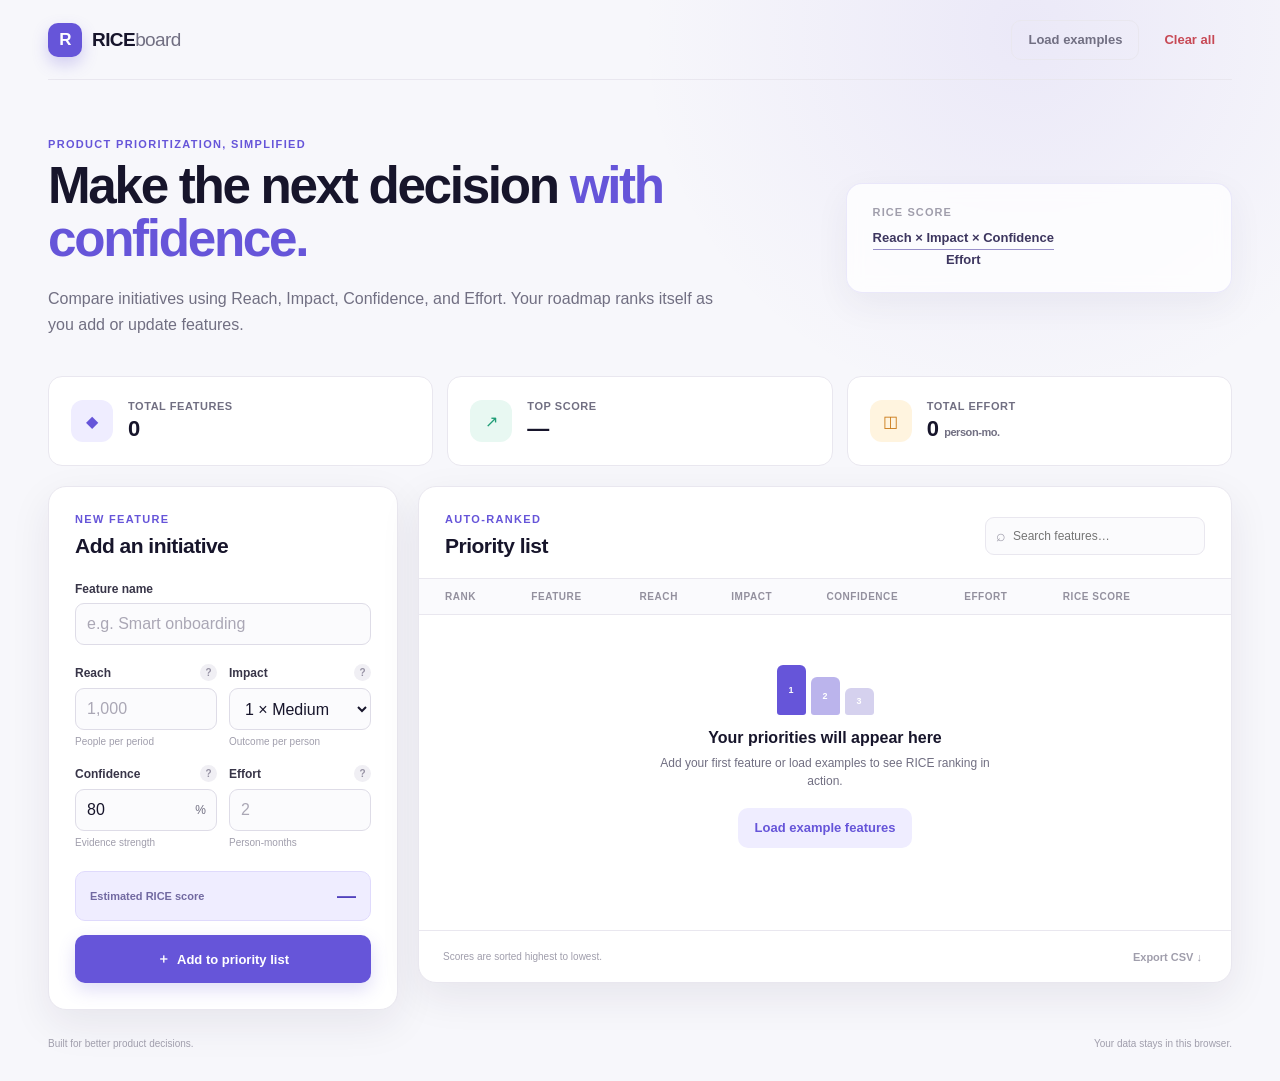
<file: 01-rice-prioritization/index.html>
<!doctype html>
<html lang="en">
<head>
  <meta charset="UTF-8">
  <meta name="viewport" content="width=device-width, initial-scale=1.0">
  <meta name="description" content="A simple RICE prioritization calculator for product managers.">
  <title>RICE Prioritization Calculator</title>
  <link rel="stylesheet" href="styles.css">
</head>
<body>
  <div class="page-shell">
    <header class="site-header">
      <a class="brand" href="#" aria-label="RICE calculator home">
        <span class="brand-mark" aria-hidden="true">R</span>
        <span>RICE<span class="brand-light">board</span></span>
      </a>
      <div class="header-actions">
        <button class="button button-ghost" id="loadExamplesButton" type="button">Load examples</button>
        <button class="button button-danger-ghost" id="clearButton" type="button">Clear all</button>
      </div>
    </header>

    <main>
      <section class="hero" aria-labelledby="page-title">
        <div>
          <p class="eyebrow">Product prioritization, simplified</p>
          <h1 id="page-title">Make the next decision <span>with confidence.</span></h1>
          <p class="hero-copy">Compare initiatives using Reach, Impact, Confidence, and Effort. Your roadmap ranks itself as you add or update features.</p>
        </div>
        <div class="formula-card" aria-label="RICE score formula">
          <span class="formula-label">RICE score</span>
          <div class="formula">
            <span>Reach × Impact × Confidence</span>
            <span class="fraction-line"></span>
            <span>Effort</span>
          </div>
        </div>
      </section>

      <section class="stats-grid" aria-label="Prioritization summary">
        <article class="stat-card">
          <div class="stat-icon stat-icon-purple" aria-hidden="true">◆</div>
          <div><span class="stat-label">Total features</span><strong id="totalFeatures">0</strong></div>
        </article>
        <article class="stat-card">
          <div class="stat-icon stat-icon-green" aria-hidden="true">↗</div>
          <div><span class="stat-label">Top score</span><strong id="topScore">—</strong></div>
        </article>
        <article class="stat-card">
          <div class="stat-icon stat-icon-amber" aria-hidden="true">◫</div>
          <div><span class="stat-label">Total effort</span><strong id="totalEffort">0 <small>person-mo.</small></strong></div>
        </article>
      </section>

      <section class="workspace">
        <aside class="panel form-panel">
          <div class="panel-heading">
            <div>
              <p class="section-kicker" id="formKicker">New feature</p>
              <h2 id="formTitle">Add an initiative</h2>
            </div>
            <button class="icon-button hidden" id="cancelEditButton" type="button" aria-label="Cancel editing" title="Cancel editing">×</button>
          </div>

          <form id="featureForm">
            <div class="field full-width">
              <label for="featureName">Feature name</label>
              <input id="featureName" name="featureName" type="text" placeholder="e.g. Smart onboarding" maxlength="80" required autocomplete="off">
            </div>

            <div class="field-grid">
              <div class="field">
                <div class="label-row">
                  <label for="reach">Reach</label>
                  <button class="info-button" type="button" data-tooltip="People or events affected within a defined time period." aria-label="Reach help">?</button>
                </div>
                <input id="reach" name="reach" type="number" min="0" step="1" placeholder="1,000" required>
                <small>People per period</small>
              </div>

              <div class="field">
                <div class="label-row">
                  <label for="impact">Impact</label>
                  <button class="info-button" type="button" data-tooltip="Estimated impact per person: minimal (0.25) to massive (3)." aria-label="Impact help">?</button>
                </div>
                <select id="impact" name="impact" required>
                  <option value="3">3 × Massive</option>
                  <option value="2">2 × High</option>
                  <option value="1" selected>1 × Medium</option>
                  <option value="0.5">0.5 × Low</option>
                  <option value="0.25">0.25 × Minimal</option>
                </select>
                <small>Outcome per person</small>
              </div>

              <div class="field">
                <div class="label-row">
                  <label for="confidence">Confidence</label>
                  <button class="info-button" type="button" data-tooltip="How certain you are about your Reach, Impact, and Effort estimates." aria-label="Confidence help">?</button>
                </div>
                <div class="input-suffix">
                  <input id="confidence" name="confidence" type="number" min="1" max="100" step="1" value="80" required>
                  <span>%</span>
                </div>
                <small>Evidence strength</small>
              </div>

              <div class="field">
                <div class="label-row">
                  <label for="effort">Effort</label>
                  <button class="info-button" type="button" data-tooltip="Total person-months needed across design, engineering, and other contributors." aria-label="Effort help">?</button>
                </div>
                <input id="effort" name="effort" type="number" min="0.1" step="0.1" placeholder="2" required>
                <small>Person-months</small>
              </div>
            </div>

            <div class="score-preview" aria-live="polite">
              <span>Estimated RICE score</span>
              <strong id="scorePreview">—</strong>
            </div>

            <button class="button button-primary full-width" id="submitButton" type="submit">
              <span aria-hidden="true">＋</span> Add to priority list
            </button>
          </form>
        </aside>

        <section class="panel ranking-panel" aria-labelledby="ranking-title">
          <div class="panel-heading ranking-heading">
            <div>
              <p class="section-kicker">Auto-ranked</p>
              <h2 id="ranking-title">Priority list</h2>
            </div>
            <label class="search-box" for="searchInput">
              <span aria-hidden="true">⌕</span>
              <input id="searchInput" type="search" placeholder="Search features…" autocomplete="off">
            </label>
          </div>

          <div class="table-wrap">
            <table>
              <thead>
                <tr>
                  <th scope="col">Rank</th>
                  <th scope="col">Feature</th>
                  <th scope="col">Reach</th>
                  <th scope="col">Impact</th>
                  <th scope="col">Confidence</th>
                  <th scope="col">Effort</th>
                  <th scope="col">RICE score</th>
                  <th scope="col"><span class="sr-only">Actions</span></th>
                </tr>
              </thead>
              <tbody id="featureTableBody"></tbody>
            </table>
            <div class="empty-state" id="emptyState">
              <div class="empty-illustration" aria-hidden="true"><span>1</span><span>2</span><span>3</span></div>
              <h3>Your priorities will appear here</h3>
              <p>Add your first feature or load examples to see RICE ranking in action.</p>
              <button class="button button-secondary" id="emptyExampleButton" type="button">Load example features</button>
            </div>
          </div>

          <footer class="table-footer">
            <p>Scores are sorted highest to lowest.</p>
            <button class="text-button" id="exportButton" type="button" disabled>Export CSV <span aria-hidden="true">↓</span></button>
          </footer>
        </section>
      </section>
    </main>

    <footer class="site-footer">
      <p>Built for better product decisions.</p>
      <p>Your data stays in this browser.</p>
    </footer>
  </div>

  <div class="toast" id="toast" role="status" aria-live="polite"></div>
  <script src="script.js"></script>
</body>
</html>
</file>
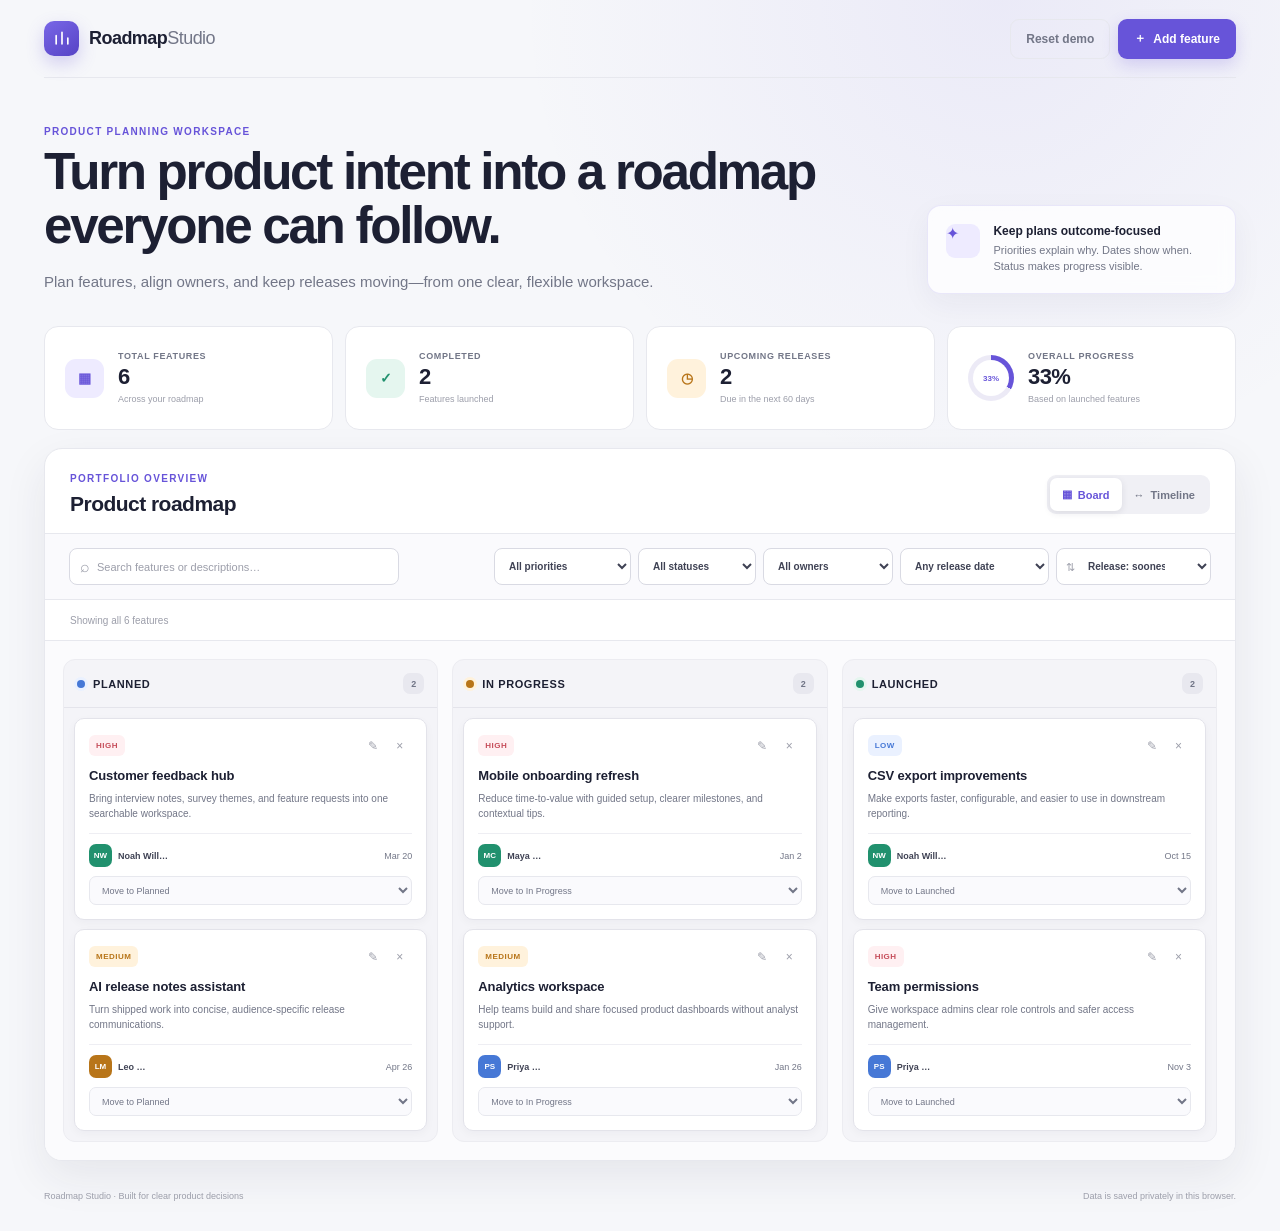
<file: 02-product-roadmap-builder/index.html>
<!doctype html>
<html lang="en">
<head>
  <meta charset="UTF-8">
  <meta name="viewport" content="width=device-width, initial-scale=1.0">
  <meta name="description" content="A modern product roadmap builder for planning, tracking, and communicating product work.">
  <title>Product Roadmap Builder</title>
  <link rel="stylesheet" href="styles.css">
</head>
<body>
  <div class="app-shell">
    <header class="topbar">
      <a class="brand" href="#" aria-label="Roadmap Builder home">
        <span class="brand-mark" aria-hidden="true">
          <svg viewBox="0 0 24 24" role="img"><path d="M5 18V8m7 10V4m7 14v-7"/></svg>
        </span>
        <span>Roadmap<span>Studio</span></span>
      </a>
      <div class="topbar-actions">
        <button class="button button-quiet" id="resetDataButton" type="button">Reset demo</button>
        <button class="button button-primary" id="addFeatureButton" type="button">
          <span aria-hidden="true">＋</span> Add feature
        </button>
      </div>
    </header>

    <main>
      <section class="hero" aria-labelledby="pageTitle">
        <div>
          <p class="eyebrow">Product planning workspace</p>
          <h1 id="pageTitle">Turn product intent into a roadmap everyone can follow.</h1>
          <p>Plan features, align owners, and keep releases moving—from one clear, flexible workspace.</p>
        </div>
        <div class="hero-note" aria-label="Roadmap planning tip">
          <span class="hero-note-icon" aria-hidden="true">✦</span>
          <div><strong>Keep plans outcome-focused</strong><span>Priorities explain why. Dates show when. Status makes progress visible.</span></div>
        </div>
      </section>

      <section class="stats-grid" aria-label="Roadmap dashboard">
        <article class="stat-card">
          <span class="stat-icon purple" aria-hidden="true">▦</span>
          <div><span class="stat-label">Total features</span><strong id="totalFeatures">0</strong><small id="totalFeaturesNote">Across your roadmap</small></div>
        </article>
        <article class="stat-card">
          <span class="stat-icon green" aria-hidden="true">✓</span>
          <div><span class="stat-label">Completed</span><strong id="completedFeatures">0</strong><small id="completedFeaturesNote">Features launched</small></div>
        </article>
        <article class="stat-card">
          <span class="stat-icon amber" aria-hidden="true">◷</span>
          <div><span class="stat-label">Upcoming releases</span><strong id="upcomingReleases">0</strong><small>Due in the next 60 days</small></div>
        </article>
        <article class="stat-card progress-card">
          <div class="progress-ring" id="progressRing" aria-hidden="true"><span id="progressRingValue">0%</span></div>
          <div><span class="stat-label">Overall progress</span><strong id="progressValue">0%</strong><small>Based on launched features</small></div>
        </article>
      </section>

      <section class="roadmap-panel" aria-labelledby="roadmapHeading">
        <div class="panel-topline">
          <div>
            <p class="section-kicker">Portfolio overview</p>
            <h2 id="roadmapHeading">Product roadmap</h2>
          </div>
          <div class="view-switcher" role="group" aria-label="Roadmap view">
            <button class="view-button active" type="button" data-view="kanban" aria-pressed="true">
              <span aria-hidden="true">▦</span> Board
            </button>
            <button class="view-button" type="button" data-view="timeline" aria-pressed="false">
              <span aria-hidden="true">↔</span> Timeline
            </button>
          </div>
        </div>

        <div class="toolbar">
          <label class="search-field" for="searchInput">
            <span aria-hidden="true">⌕</span>
            <input id="searchInput" type="search" placeholder="Search features or descriptions…" autocomplete="off">
          </label>

          <div class="filter-row">
            <label class="select-field">
              <span class="sr-only">Filter by priority</span>
              <select id="priorityFilter">
                <option value="all">All priorities</option>
                <option value="High">High priority</option>
                <option value="Medium">Medium priority</option>
                <option value="Low">Low priority</option>
              </select>
            </label>
            <label class="select-field">
              <span class="sr-only">Filter by status</span>
              <select id="statusFilter">
                <option value="all">All statuses</option>
                <option value="Planned">Planned</option>
                <option value="In Progress">In progress</option>
                <option value="Launched">Launched</option>
              </select>
            </label>
            <label class="select-field">
              <span class="sr-only">Filter by owner</span>
              <select id="ownerFilter"><option value="all">All owners</option></select>
            </label>
            <label class="select-field">
              <span class="sr-only">Filter by release date</span>
              <select id="releaseFilter">
                <option value="all">Any release date</option>
                <option value="overdue">Overdue</option>
                <option value="next30">Next 30 days</option>
                <option value="next90">Next 90 days</option>
                <option value="later">Later than 90 days</option>
              </select>
            </label>
            <label class="select-field sort-field">
              <span class="select-prefix" aria-hidden="true">⇅</span>
              <span class="sr-only">Sort features</span>
              <select id="sortSelect">
                <option value="release-asc">Release: soonest</option>
                <option value="priority-desc">Priority: highest</option>
                <option value="start-asc">Start: soonest</option>
                <option value="name-asc">Name: A–Z</option>
              </select>
            </label>
          </div>
        </div>

        <div class="results-bar">
          <p id="resultsSummary" aria-live="polite">Showing all features</p>
          <div class="timeline-controls hidden" id="timelineControls">
            <span>Scale</span>
            <div class="mini-switcher" role="group" aria-label="Timeline scale">
              <button class="active" type="button" data-scale="month" aria-pressed="true">Months</button>
              <button type="button" data-scale="quarter" aria-pressed="false">Quarters</button>
            </div>
          </div>
          <button class="text-button hidden" id="clearFiltersButton" type="button">Clear filters</button>
        </div>

        <div id="kanbanView" class="kanban-view" aria-label="Kanban roadmap">
          <section class="kanban-column" data-status="Planned">
            <header><span class="status-dot planned"></span><h3>Planned</h3><span class="count" id="plannedCount">0</span></header>
            <div class="kanban-list" id="plannedList" data-status="Planned"></div>
          </section>
          <section class="kanban-column" data-status="In Progress">
            <header><span class="status-dot progress"></span><h3>In progress</h3><span class="count" id="inProgressCount">0</span></header>
            <div class="kanban-list" id="inProgressList" data-status="In Progress"></div>
          </section>
          <section class="kanban-column" data-status="Launched">
            <header><span class="status-dot launched"></span><h3>Launched</h3><span class="count" id="launchedCount">0</span></header>
            <div class="kanban-list" id="launchedList" data-status="Launched"></div>
          </section>
        </div>

        <div id="timelineView" class="timeline-view hidden" aria-label="Timeline roadmap">
          <div class="timeline-scroll" id="timelineContent"></div>
        </div>

        <div class="empty-results hidden" id="emptyResults">
          <span aria-hidden="true">⌕</span>
          <h3>No features match these filters</h3>
          <p>Try broadening your filters or add a new feature.</p>
          <button class="button button-secondary" id="emptyClearButton" type="button">Clear filters</button>
        </div>
      </section>
    </main>

    <footer class="site-footer">
      <p>Roadmap Studio · Built for clear product decisions</p>
      <p>Data is saved privately in this browser.</p>
    </footer>
  </div>

  <dialog class="feature-dialog" id="featureDialog" aria-labelledby="dialogTitle">
    <form id="featureForm" method="dialog">
      <div class="dialog-header">
        <div>
          <p class="section-kicker" id="dialogKicker">New roadmap item</p>
          <h2 id="dialogTitle">Add a feature</h2>
        </div>
        <button class="close-button" id="closeDialogButton" type="button" aria-label="Close dialog">×</button>
      </div>

      <input id="featureId" name="featureId" type="hidden">
      <div class="form-field">
        <label for="featureName">Feature name</label>
        <input id="featureName" name="featureName" type="text" maxlength="80" placeholder="e.g. Collaborative planning" required autocomplete="off">
      </div>
      <div class="form-field">
        <label for="featureDescription">Description</label>
        <textarea id="featureDescription" name="featureDescription" maxlength="280" rows="3" placeholder="What outcome will this feature create?" required></textarea>
        <small><span id="descriptionCount">0</span>/280</small>
      </div>
      <div class="form-grid">
        <div class="form-field">
          <label for="featureOwner">Owner</label>
          <input id="featureOwner" name="featureOwner" type="text" maxlength="50" placeholder="e.g. Maya Chen" required autocomplete="off">
        </div>
        <div class="form-field">
          <label for="featurePriority">Priority</label>
          <select id="featurePriority" name="featurePriority" required>
            <option value="High">High</option>
            <option value="Medium" selected>Medium</option>
            <option value="Low">Low</option>
          </select>
        </div>
        <div class="form-field">
          <label for="featureStatus">Status</label>
          <select id="featureStatus" name="featureStatus" required>
            <option value="Planned">Planned</option>
            <option value="In Progress">In progress</option>
            <option value="Launched">Launched</option>
          </select>
        </div>
        <div class="form-field date-field">
          <label for="featureStartDate">Start date</label>
          <input id="featureStartDate" name="featureStartDate" type="date" required>
        </div>
        <div class="form-field date-field form-grid-span">
          <label for="featureReleaseDate">Target release date</label>
          <input id="featureReleaseDate" name="featureReleaseDate" type="date" required>
          <small class="date-error hidden" id="dateError">Release date must be on or after the start date.</small>
        </div>
      </div>

      <div class="dialog-actions">
        <button class="button button-danger hidden" id="deleteFeatureButton" type="button">Delete</button>
        <div class="dialog-actions-right">
          <button class="button button-quiet" id="cancelButton" type="button">Cancel</button>
          <button class="button button-primary" id="saveFeatureButton" type="submit">Add feature</button>
        </div>
      </div>
    </form>
  </dialog>

  <div class="toast" id="toast" role="status" aria-live="polite"></div>
  <script src="script.js"></script>
</body>
</html>
</file>
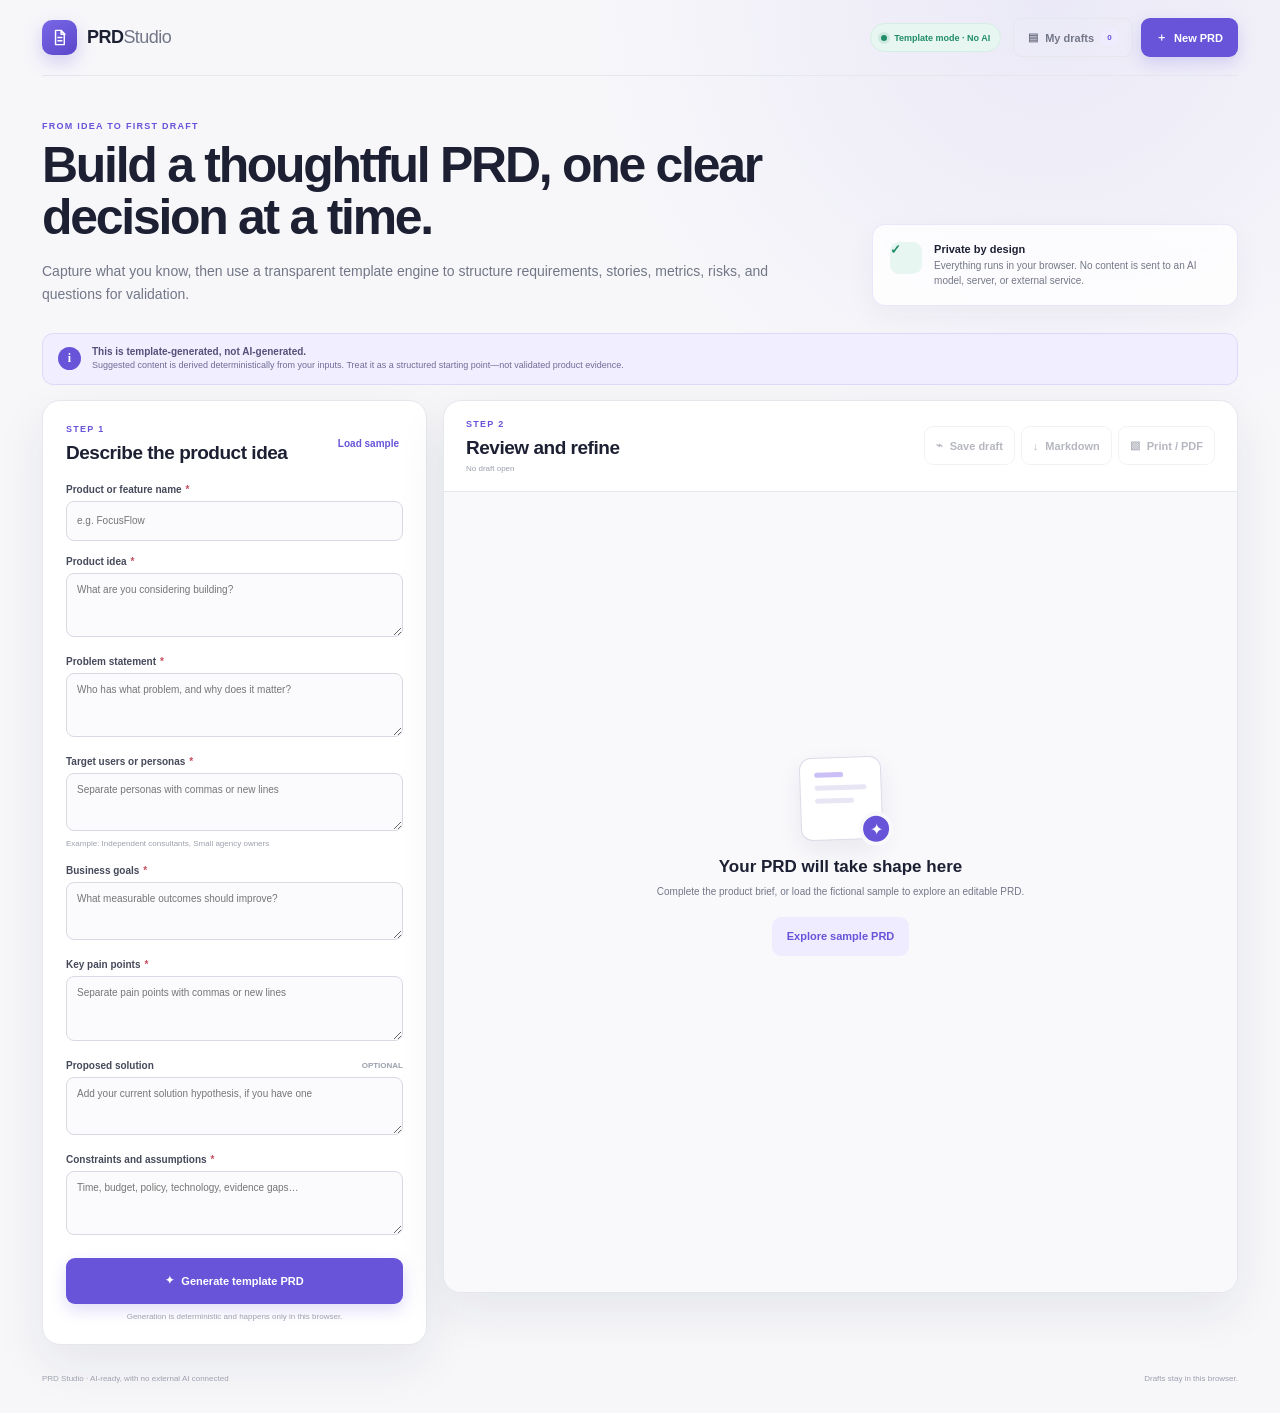
<file: 04-prd-generator/index.html>
<!doctype html>
<html lang="en">
<head>
  <meta charset="UTF-8">
  <meta name="viewport" content="width=device-width, initial-scale=1.0">
  <meta name="description" content="Turn a product idea into an editable, structured PRD using a transparent browser-based template engine.">
  <title>PRD Studio — AI-Ready PRD Generator</title>
  <link rel="stylesheet" href="styles.css">
</head>
<body>
  <div class="app-shell">
    <header class="topbar">
      <a class="brand" href="#" aria-label="PRD Studio home">
        <span class="brand-mark" aria-hidden="true"><svg viewBox="0 0 24 24"><path d="M7 3h7l4 4v14H7zM14 3v5h5M10 12h5M10 16h5"/></svg></span>
        <span>PRD<span>Studio</span></span>
      </a>
      <div class="topbar-actions">
        <span class="mode-badge"><span></span> Template mode · No AI</span>
        <button class="button button-quiet" id="draftsButton" type="button"><span aria-hidden="true">▤</span> My drafts <b id="draftCount">0</b></button>
        <button class="button button-primary" id="newPrdButton" type="button"><span aria-hidden="true">＋</span> New PRD</button>
      </div>
    </header>

    <main>
      <section class="hero" aria-labelledby="pageTitle">
        <div>
          <p class="eyebrow">From idea to first draft</p>
          <h1 id="pageTitle">Build a thoughtful PRD, one clear decision at a time.</h1>
          <p>Capture what you know, then use a transparent template engine to structure requirements, stories, metrics, risks, and questions for validation.</p>
        </div>
        <aside class="trust-card">
          <span class="trust-icon" aria-hidden="true">✓</span>
          <div><strong>Private by design</strong><span>Everything runs in your browser. No content is sent to an AI model, server, or external service.</span></div>
        </aside>
      </section>

      <section class="notice" aria-label="Template generation notice">
        <span class="notice-icon" aria-hidden="true">i</span>
        <div><strong>This is template-generated, not AI-generated.</strong><span>Suggested content is derived deterministically from your inputs. Treat it as a structured starting point—not validated product evidence.</span></div>
      </section>

      <section class="workspace">
        <aside class="input-panel panel" aria-labelledby="inputTitle">
          <div class="panel-heading">
            <div><p class="section-kicker">Step 1</p><h2 id="inputTitle">Describe the product idea</h2></div>
            <button class="text-button" id="sampleButton" type="button">Load sample</button>
          </div>

          <form id="ideaForm" novalidate>
            <div class="form-field">
              <label for="productName">Product or feature name <span>*</span></label>
              <input id="productName" type="text" maxlength="80" placeholder="e.g. FocusFlow" required autocomplete="off">
              <small class="field-error"></small>
            </div>
            <div class="form-field">
              <label for="productIdea">Product idea <span>*</span></label>
              <textarea id="productIdea" rows="3" maxlength="500" placeholder="What are you considering building?" required></textarea>
              <small class="field-error"></small>
            </div>
            <div class="form-field">
              <label for="problemStatement">Problem statement <span>*</span></label>
              <textarea id="problemStatement" rows="3" maxlength="700" placeholder="Who has what problem, and why does it matter?" required></textarea>
              <small class="field-error"></small>
            </div>
            <div class="form-field">
              <label for="targetUsers">Target users or personas <span>*</span></label>
              <textarea id="targetUsers" rows="2" maxlength="350" placeholder="Separate personas with commas or new lines" required></textarea>
              <small>Example: Independent consultants, Small agency owners</small><small class="field-error"></small>
            </div>
            <div class="form-field">
              <label for="businessGoals">Business goals <span>*</span></label>
              <textarea id="businessGoals" rows="2" maxlength="500" placeholder="What measurable outcomes should improve?" required></textarea>
              <small class="field-error"></small>
            </div>
            <div class="form-field">
              <label for="painPoints">Key pain points <span>*</span></label>
              <textarea id="painPoints" rows="3" maxlength="600" placeholder="Separate pain points with commas or new lines" required></textarea>
              <small class="field-error"></small>
            </div>
            <div class="form-field">
              <label for="proposedSolution">Proposed solution <em>Optional</em></label>
              <textarea id="proposedSolution" rows="2" maxlength="500" placeholder="Add your current solution hypothesis, if you have one"></textarea>
            </div>
            <div class="form-field">
              <label for="constraints">Constraints and assumptions <span>*</span></label>
              <textarea id="constraints" rows="3" maxlength="600" placeholder="Time, budget, policy, technology, evidence gaps…" required></textarea>
              <small class="field-error"></small>
            </div>
            <button class="button button-primary generate-button" id="generateButton" type="submit"><span aria-hidden="true">✦</span><span class="button-label">Generate template PRD</span></button>
            <p class="form-footnote">Generation is deterministic and happens only in this browser.</p>
          </form>
        </aside>

        <section class="document-panel panel" aria-labelledby="documentTitle">
          <div class="document-toolbar">
            <div><p class="section-kicker">Step 2</p><h2 id="documentTitle">Review and refine</h2><span class="save-status" id="saveStatus" aria-live="polite">No draft open</span></div>
            <div class="document-actions">
              <button class="button button-quiet" id="saveButton" type="button" disabled><span aria-hidden="true">⌁</span> Save draft</button>
              <button class="button button-quiet" id="markdownButton" type="button" disabled><span aria-hidden="true">↓</span> Markdown</button>
              <button class="button button-quiet" id="printButton" type="button" disabled><span aria-hidden="true">▧</span> Print / PDF</button>
            </div>
          </div>

          <div class="document-scroll" id="documentScroll">
            <div class="empty-state" id="emptyState">
              <div class="empty-visual" aria-hidden="true"><span></span><span></span><span></span><i>✦</i></div>
              <h3>Your PRD will take shape here</h3>
              <p>Complete the product brief, or load the fictional sample to explore an editable PRD.</p>
              <button class="button button-secondary" id="emptySampleButton" type="button">Explore sample PRD</button>
            </div>
            <div class="loading-state hidden" id="loadingState" role="status" aria-live="polite">
              <div class="loading-heading"><span class="spinner"></span><div><strong>Structuring your PRD</strong><small>Applying the deterministic template…</small></div></div>
              <div class="skeleton wide"></div><div class="skeleton"></div><div class="skeleton short"></div>
              <div class="skeleton-card"></div><div class="skeleton-card"></div>
            </div>
            <div class="error-state hidden" id="errorState" role="alert">
              <span aria-hidden="true">!</span><h3>We couldn’t build the PRD</h3><p id="errorMessage">Check the form and try again.</p>
              <button class="button button-secondary" id="retryButton" type="button">Try again</button>
            </div>
            <article class="prd-document hidden" id="prdDocument">
              <header class="prd-cover">
                <div><span class="document-type">Product requirements document</span><h2 id="prdTitle"></h2><p id="prdMeta"></p></div>
                <span class="template-stamp">Template-generated</span>
              </header>
              <div class="source-legend">
                <span><i class="source-dot user"></i> Your input</span><span><i class="source-dot mixed"></i> Input + suggestions</span><span><i class="source-dot template"></i> Template suggestion</span>
              </div>
              <div id="sectionsContainer"></div>
            </article>
          </div>
        </section>
      </section>
    </main>
    <footer class="site-footer"><p>PRD Studio · AI-ready, with no external AI connected</p><p>Drafts stay in this browser.</p></footer>
  </div>

  <dialog class="drafts-dialog" id="draftsDialog" aria-labelledby="draftsTitle">
    <div class="dialog-header"><div><p class="section-kicker">Local workspace</p><h2 id="draftsTitle">Saved PRDs</h2></div><button class="close-button" id="closeDraftsButton" type="button" aria-label="Close saved drafts">×</button></div>
    <p class="dialog-copy">Drafts are stored only in this browser. Export important work before clearing browser data.</p>
    <div class="draft-list" id="draftList"></div>
  </dialog>

  <div class="toast" id="toast" role="status" aria-live="polite"></div>
  <script src="generator.js"></script>
  <script src="storage.js"></script>
  <script src="script.js"></script>
</body>
</html>
</file>
<file: 01-rice-prioritization/styles.css>
:root {
  --ink: #17152b;
  --muted: #716f82;
  --subtle: #a09eac;
  --purple: #6655d9;
  --purple-dark: #5141bd;
  --purple-soft: #efedff;
  --green: #1f9d76;
  --green-soft: #e8f8f2;
  --amber: #cb7a17;
  --amber-soft: #fff4df;
  --danger: #c74955;
  --line: #e9e7ef;
  --surface: #ffffff;
  --background: #f7f7fb;
  --shadow: 0 14px 40px rgba(37, 31, 70, 0.08);
  --radius: 18px;
}

* { box-sizing: border-box; }

html { scroll-behavior: smooth; }

body {
  margin: 0;
  min-width: 320px;
  color: var(--ink);
  background:
    radial-gradient(circle at 80% 3%, rgba(112, 87, 214, 0.09), transparent 24rem),
    var(--background);
  font-family: Inter, ui-sans-serif, -apple-system, BlinkMacSystemFont, "Segoe UI", sans-serif;
  -webkit-font-smoothing: antialiased;
}

button, input, select { font: inherit; }
button { cursor: pointer; }

.page-shell { width: min(1440px, 100%); margin: 0 auto; padding: 0 48px; }
.site-header { height: 80px; display: flex; align-items: center; justify-content: space-between; border-bottom: 1px solid var(--line); }
.brand { display: inline-flex; gap: 10px; align-items: center; color: var(--ink); text-decoration: none; font-size: 19px; font-weight: 800; letter-spacing: -0.03em; }
.brand-mark { display: grid; place-items: center; width: 34px; height: 34px; color: white; background: var(--purple); border-radius: 10px; font-size: 17px; box-shadow: 0 7px 16px rgba(102, 85, 217, 0.26); }
.brand-light { color: var(--muted); font-weight: 500; }
.header-actions { display: flex; gap: 8px; }

.button { display: inline-flex; min-height: 40px; align-items: center; justify-content: center; gap: 7px; padding: 0 16px; border: 1px solid transparent; border-radius: 10px; font-size: 13px; font-weight: 700; transition: 160ms ease; }
.button:focus-visible, .icon-button:focus-visible, .text-button:focus-visible, input:focus-visible, select:focus-visible { outline: 3px solid rgba(102, 85, 217, 0.2); outline-offset: 2px; }
.button-ghost { color: var(--muted); background: transparent; border-color: var(--line); }
.button-ghost:hover { color: var(--purple); border-color: #cfc9f6; background: var(--purple-soft); }
.button-danger-ghost { color: var(--danger); background: transparent; }
.button-danger-ghost:hover { background: #fff0f1; }
.button-primary { min-height: 48px; color: white; background: var(--purple); box-shadow: 0 7px 18px rgba(102, 85, 217, 0.2); }
.button-primary:hover { background: var(--purple-dark); transform: translateY(-1px); }
.button-secondary { color: var(--purple); background: var(--purple-soft); }
.button-secondary:hover { background: #e4e0ff; }
.full-width { width: 100%; }
.hidden { display: none !important; }

.hero { display: grid; grid-template-columns: minmax(0, 1.3fr) minmax(300px, 0.7fr); gap: 80px; align-items: end; padding: 58px 0 38px; }
.eyebrow, .section-kicker { margin: 0 0 9px; color: var(--purple); font-size: 11px; font-weight: 800; letter-spacing: 0.12em; text-transform: uppercase; }
h1 { max-width: 760px; margin: 0; font-size: clamp(35px, 4vw, 57px); line-height: 1.04; letter-spacing: -0.045em; }
h1 span { color: var(--purple); }
.hero-copy { max-width: 670px; margin: 20px 0 0; color: var(--muted); font-size: 16px; line-height: 1.65; }
.formula-card { align-self: center; padding: 22px 26px; background: rgba(255,255,255,0.76); border: 1px solid rgba(102, 85, 217, 0.12); border-radius: 16px; box-shadow: 0 12px 35px rgba(52, 44, 91, 0.06); backdrop-filter: blur(8px); }
.formula-label { display: block; margin-bottom: 10px; color: var(--subtle); font-size: 11px; font-weight: 800; letter-spacing: 0.1em; text-transform: uppercase; }
.formula { display: inline-flex; flex-direction: column; text-align: center; color: #3d365f; font-size: 13px; font-weight: 700; line-height: 1.6; }
.fraction-line { width: 100%; height: 1px; background: #9890c9; }

.stats-grid { display: grid; grid-template-columns: repeat(3, 1fr); gap: 14px; margin-bottom: 20px; }
.stat-card { display: flex; align-items: center; gap: 15px; min-height: 90px; padding: 18px 22px; background: var(--surface); border: 1px solid var(--line); border-radius: 14px; }
.stat-icon { display: grid; place-items: center; width: 42px; height: 42px; border-radius: 12px; font-size: 16px; }
.stat-icon-purple { color: var(--purple); background: var(--purple-soft); }
.stat-icon-green { color: var(--green); background: var(--green-soft); }
.stat-icon-amber { color: var(--amber); background: var(--amber-soft); }
.stat-label { display: block; margin-bottom: 4px; color: var(--muted); font-size: 11px; font-weight: 700; text-transform: uppercase; letter-spacing: 0.05em; }
.stat-card strong { font-size: 22px; letter-spacing: -0.02em; }
.stat-card small { color: var(--muted); font-size: 11px; font-weight: 600; }

.workspace { display: grid; grid-template-columns: 350px minmax(0, 1fr); align-items: start; gap: 20px; }
.panel { background: var(--surface); border: 1px solid var(--line); border-radius: var(--radius); box-shadow: var(--shadow); overflow: hidden; }
.form-panel { padding: 26px; }
.panel-heading { display: flex; align-items: center; justify-content: space-between; margin-bottom: 24px; }
.panel-heading h2 { margin: 0; font-size: 21px; letter-spacing: -0.025em; }
.icon-button { width: 32px; height: 32px; padding: 0; color: var(--muted); background: var(--background); border: 0; border-radius: 50%; font-size: 23px; }

.field-grid { display: grid; grid-template-columns: 1fr 1fr; gap: 18px 12px; }
.field { min-width: 0; }
.field.full-width { margin-bottom: 19px; }
.field label, .label-row { color: #383548; font-size: 12px; font-weight: 750; }
.label-row { display: flex; align-items: center; justify-content: space-between; margin-bottom: 7px; }
.field > label { display: block; margin-bottom: 7px; }
.field input, .field select { width: 100%; height: 42px; padding: 0 11px; color: var(--ink); background: #fbfbfd; border: 1px solid #dedce7; border-radius: 9px; transition: 150ms ease; }
.field input:hover, .field select:hover { border-color: #c8c4d8; }
.field input:focus, .field select:focus { background: white; border-color: var(--purple); outline: 3px solid rgba(102, 85, 217, 0.1); }
.field input::placeholder { color: #aaa7b5; }
.field small { display: block; margin-top: 6px; color: var(--subtle); font-size: 10px; }
.info-button { position: relative; width: 17px; height: 17px; padding: 0; color: #9692a4; background: #f0eff4; border: 0; border-radius: 50%; font-size: 10px; font-weight: 800; }
.info-button::after { position: absolute; z-index: 5; bottom: calc(100% + 8px); right: -8px; width: 190px; padding: 8px 10px; color: white; background: #2e2a3e; border-radius: 7px; content: attr(data-tooltip); font-size: 10px; font-weight: 500; line-height: 1.4; text-align: left; opacity: 0; visibility: hidden; transform: translateY(3px); transition: 120ms ease; pointer-events: none; }
.info-button:hover::after, .info-button:focus::after { opacity: 1; visibility: visible; transform: translateY(0); }
.input-suffix { position: relative; }
.input-suffix input { padding-right: 30px; }
.input-suffix span { position: absolute; top: 50%; right: 11px; color: var(--muted); font-size: 12px; transform: translateY(-50%); pointer-events: none; }
.score-preview { display: flex; align-items: center; justify-content: space-between; margin: 23px 0 14px; padding: 13px 14px; background: var(--purple-soft); border: 1px solid #dfdafc; border-radius: 10px; }
.score-preview span { color: #7169a1; font-size: 11px; font-weight: 700; }
.score-preview strong { color: var(--purple-dark); font-size: 19px; }

.ranking-panel { min-width: 0; }
.ranking-heading { padding: 26px 26px 0; margin-bottom: 20px; }
.search-box { display: flex; align-items: center; width: min(220px, 45%); height: 38px; padding: 0 10px; color: var(--subtle); background: #fbfbfd; border: 1px solid var(--line); border-radius: 9px; }
.search-box input { min-width: 0; width: 100%; padding: 0 0 0 7px; border: 0; outline: 0; color: var(--ink); background: transparent; font-size: 12px; }
.table-wrap { position: relative; min-height: 352px; overflow-x: auto; }
table { width: 100%; border-collapse: collapse; font-size: 12px; }
th { padding: 12px 14px; color: #93909e; background: #fafafd; border-top: 1px solid var(--line); border-bottom: 1px solid var(--line); font-size: 10px; letter-spacing: 0.055em; text-align: left; text-transform: uppercase; white-space: nowrap; }
th:first-child, td:first-child { padding-left: 26px; }
th:last-child, td:last-child { padding-right: 22px; }
td { padding: 15px 14px; border-bottom: 1px solid #efedf3; color: #5f5c6b; white-space: nowrap; }
tbody tr { transition: background 120ms ease; }
tbody tr:hover { background: #fcfbff; }
.rank { display: grid; place-items: center; width: 26px; height: 26px; color: #777383; background: #f1f0f5; border-radius: 8px; font-size: 11px; font-weight: 800; }
.rank.top { color: var(--purple); background: var(--purple-soft); }
.feature-name { max-width: 210px; color: var(--ink); font-weight: 750; overflow: hidden; text-overflow: ellipsis; }
.impact-badge, .confidence-badge { display: inline-flex; align-items: center; min-height: 24px; padding: 0 8px; border-radius: 6px; font-size: 10px; font-weight: 750; }
.impact-badge { color: #656171; background: #f0eff3; }
.confidence-badge.high { color: var(--green); background: var(--green-soft); }
.confidence-badge.medium { color: #99701c; background: var(--amber-soft); }
.confidence-badge.low { color: var(--danger); background: #fff0f1; }
.score { color: var(--purple-dark); font-size: 14px; font-weight: 850; }
.row-actions { display: flex; justify-content: flex-end; gap: 4px; }
.row-action { width: 28px; height: 28px; padding: 0; color: #918d9c; background: transparent; border: 0; border-radius: 7px; font-size: 13px; }
.row-action:hover { color: var(--purple); background: var(--purple-soft); }
.row-action.delete:hover { color: var(--danger); background: #fff0f1; }
.empty-state { position: absolute; inset: 0; display: flex; flex-direction: column; align-items: center; justify-content: center; padding: 36px; text-align: center; }
.empty-state h3 { margin: 14px 0 7px; font-size: 16px; }
.empty-state p { max-width: 330px; margin: 0 0 17px; color: var(--muted); font-size: 12px; line-height: 1.55; }
.empty-illustration { display: flex; align-items: end; gap: 5px; height: 54px; }
.empty-illustration span { display: grid; place-items: center; width: 29px; color: white; background: #bbb4ec; border-radius: 6px 6px 3px 3px; font-size: 9px; font-weight: 800; }
.empty-illustration span:nth-child(1) { height: 50px; background: var(--purple); }
.empty-illustration span:nth-child(2) { height: 38px; }
.empty-illustration span:nth-child(3) { height: 27px; background: #d5d1ee; }
.table-footer { display: flex; justify-content: space-between; align-items: center; min-height: 52px; padding: 0 24px; border-top: 1px solid var(--line); }
.table-footer p { margin: 0; color: var(--subtle); font-size: 10px; }
.text-button { padding: 5px; color: var(--purple); background: none; border: 0; font-size: 11px; font-weight: 750; }
.text-button:disabled { color: var(--subtle); cursor: not-allowed; }

.site-footer { display: flex; justify-content: space-between; padding: 28px 0 32px; color: var(--subtle); font-size: 10px; }
.site-footer p { margin: 0; }
.toast { position: fixed; z-index: 20; right: 24px; bottom: 24px; padding: 12px 16px; color: white; background: #2f2c3e; border-radius: 10px; box-shadow: 0 10px 30px rgba(23, 21, 43, 0.2); font-size: 12px; font-weight: 650; opacity: 0; transform: translateY(12px); transition: 180ms ease; pointer-events: none; }
.toast.show { opacity: 1; transform: translateY(0); }
.sr-only { position: absolute; width: 1px; height: 1px; padding: 0; margin: -1px; overflow: hidden; clip: rect(0,0,0,0); white-space: nowrap; border: 0; }

@media (max-width: 1040px) {
  .page-shell { padding: 0 28px; }
  .hero { gap: 30px; }
  .workspace { grid-template-columns: 320px minmax(0, 1fr); }
  th, td { padding-left: 10px; padding-right: 10px; }
  th:first-child, td:first-child { padding-left: 18px; }
}

@media (max-width: 820px) {
  .hero { grid-template-columns: 1fr; gap: 24px; }
  .formula-card { width: min(370px, 100%); }
  .workspace { grid-template-columns: 1fr; }
  .form-panel { padding: 24px; }
}

@media (max-width: 580px) {
  .page-shell { padding: 0 16px; }
  .site-header { height: auto; padding: 16px 0; align-items: flex-start; gap: 14px; }
  .header-actions { flex-wrap: wrap; justify-content: flex-end; }
  .header-actions .button { min-height: 34px; padding: 0 10px; font-size: 11px; }
  .hero { padding: 40px 0 28px; }
  .stats-grid { grid-template-columns: 1fr; gap: 8px; }
  .stat-card { min-height: 72px; }
  .field-grid { grid-template-columns: 1fr; }
  .ranking-heading { align-items: flex-start; gap: 16px; }
  .search-box { width: 48%; }
  .table-footer, .site-footer { gap: 10px; }
}
</file>
<file: 02-product-roadmap-builder/styles.css>
:root {
  --ink: #1d2033;
  --ink-soft: #3f4254;
  --muted: #727687;
  --subtle: #9c9eaa;
  --line: #e7e8ee;
  --line-strong: #d9dae3;
  --surface: #ffffff;
  --canvas: #f6f7fa;
  --purple: #6754d9;
  --purple-dark: #5542c4;
  --purple-soft: #eeebff;
  --blue: #4678d6;
  --blue-soft: #eaf1ff;
  --green: #21916e;
  --green-soft: #e5f6ef;
  --amber: #b87519;
  --amber-soft: #fff2dc;
  --red: #c64d5a;
  --red-soft: #fff0f2;
  --shadow: 0 16px 44px rgba(35, 38, 62, 0.08);
  --radius: 18px;
}

* { box-sizing: border-box; }
html { scroll-behavior: smooth; }
body {
  margin: 0;
  min-width: 320px;
  color: var(--ink);
  background:
    radial-gradient(circle at 78% 0, rgba(103, 84, 217, 0.08), transparent 30rem),
    var(--canvas);
  font-family: Inter, ui-sans-serif, -apple-system, BlinkMacSystemFont, "Segoe UI", sans-serif;
  -webkit-font-smoothing: antialiased;
}
button, input, textarea, select { font: inherit; }
button { cursor: pointer; }
button:disabled { cursor: not-allowed; opacity: 0.55; }
.hidden { display: none !important; }
.sr-only { position: absolute; width: 1px; height: 1px; padding: 0; margin: -1px; overflow: hidden; clip: rect(0, 0, 0, 0); white-space: nowrap; border: 0; }

.app-shell { width: min(1480px, 100%); margin: 0 auto; padding: 0 44px; }
.topbar { min-height: 78px; display: flex; align-items: center; justify-content: space-between; border-bottom: 1px solid var(--line); }
.brand { display: inline-flex; align-items: center; gap: 10px; color: var(--ink); font-size: 18px; font-weight: 800; letter-spacing: -0.03em; text-decoration: none; }
.brand > span:last-child span { color: var(--muted); font-weight: 500; }
.brand-mark { display: grid; place-items: center; width: 35px; height: 35px; color: #fff; background: linear-gradient(145deg, #7866e7, #5744c5); border-radius: 10px; box-shadow: 0 7px 17px rgba(103, 84, 217, 0.25); }
.brand-mark svg { width: 20px; height: 20px; fill: none; stroke: currentColor; stroke-linecap: round; stroke-width: 2; }
.topbar-actions { display: flex; align-items: center; gap: 8px; }

.button { min-height: 40px; display: inline-flex; align-items: center; justify-content: center; gap: 7px; padding: 0 15px; border: 1px solid transparent; border-radius: 9px; font-size: 12px; font-weight: 750; transition: 160ms ease; }
.button:focus-visible, .view-button:focus-visible, .text-button:focus-visible, .close-button:focus-visible, .card-action:focus-visible, input:focus-visible, textarea:focus-visible, select:focus-visible { outline: 3px solid rgba(103, 84, 217, 0.2); outline-offset: 2px; }
.button-primary { color: #fff; background: var(--purple); box-shadow: 0 6px 16px rgba(103, 84, 217, 0.22); }
.button-primary:hover { background: var(--purple-dark); transform: translateY(-1px); }
.button-quiet { color: var(--muted); background: transparent; border-color: var(--line); }
.button-quiet:hover { color: var(--purple); background: var(--purple-soft); border-color: #d8d2fa; }
.button-secondary { color: var(--purple); background: var(--purple-soft); }
.button-secondary:hover { background: #e2ddff; }
.button-danger { color: var(--red); background: var(--red-soft); }
.button-danger:hover { background: #ffe2e6; }

.hero { display: grid; grid-template-columns: minmax(0, 1.45fr) minmax(300px, 0.55fr); gap: 70px; align-items: end; padding: 48px 0 32px; }
.eyebrow, .section-kicker { margin: 0 0 8px; color: var(--purple); font-size: 10px; font-weight: 850; letter-spacing: 0.13em; text-transform: uppercase; }
h1 { max-width: 850px; margin: 0; font-size: clamp(34px, 4vw, 54px); line-height: 1.05; letter-spacing: -0.045em; }
.hero > div:first-child > p:last-child { max-width: 720px; margin: 17px 0 0; color: var(--muted); font-size: 15px; line-height: 1.65; }
.hero-note { display: flex; gap: 13px; align-items: flex-start; padding: 18px; background: rgba(255,255,255,0.76); border: 1px solid rgba(103,84,217,0.13); border-radius: 14px; box-shadow: 0 10px 30px rgba(41,38,75,0.05); backdrop-filter: blur(8px); }
.hero-note-icon { display: grid; place-items: center; flex: 0 0 34px; height: 34px; color: var(--purple); background: var(--purple-soft); border-radius: 9px; }
.hero-note strong, .hero-note span { display: block; }
.hero-note strong { margin-bottom: 5px; font-size: 12px; }
.hero-note div > span { color: var(--muted); font-size: 11px; line-height: 1.45; }

.stats-grid { display: grid; grid-template-columns: repeat(4, 1fr); gap: 12px; margin-bottom: 18px; }
.stat-card { min-width: 0; min-height: 104px; display: flex; align-items: center; gap: 14px; padding: 19px 20px; background: var(--surface); border: 1px solid var(--line); border-radius: 14px; }
.stat-icon { display: grid; place-items: center; flex: 0 0 39px; height: 39px; border-radius: 11px; font-size: 14px; font-weight: 850; }
.stat-icon.purple { color: var(--purple); background: var(--purple-soft); }
.stat-icon.green { color: var(--green); background: var(--green-soft); }
.stat-icon.amber { color: var(--amber); background: var(--amber-soft); }
.stat-label { display: block; margin-bottom: 3px; color: var(--muted); font-size: 9px; font-weight: 800; letter-spacing: 0.07em; text-transform: uppercase; }
.stat-card strong { display: block; font-size: 22px; letter-spacing: -0.025em; }
.stat-card small { display: block; margin-top: 3px; color: var(--subtle); font-size: 9px; line-height: 1.35; }
.progress-ring { --progress: 0deg; display: grid; place-items: center; position: relative; flex: 0 0 46px; height: 46px; background: conic-gradient(var(--purple) var(--progress), #eceaf6 var(--progress)); border-radius: 50%; }
.progress-ring::after { position: absolute; inset: 5px; background: white; border-radius: inherit; content: ""; }
.progress-ring span { position: relative; z-index: 1; color: var(--purple); font-size: 8px; font-weight: 850; }

.roadmap-panel { min-height: 590px; background: var(--surface); border: 1px solid var(--line); border-radius: var(--radius); box-shadow: var(--shadow); overflow: hidden; }
.panel-topline { display: flex; align-items: center; justify-content: space-between; padding: 24px 25px 17px; }
.panel-topline h2 { margin: 0; font-size: 21px; letter-spacing: -0.025em; }
.view-switcher, .mini-switcher { display: inline-flex; padding: 3px; background: #f0f0f5; border-radius: 9px; }
.view-button { min-height: 33px; display: inline-flex; align-items: center; gap: 6px; padding: 0 12px; color: var(--muted); background: transparent; border: 0; border-radius: 7px; font-size: 11px; font-weight: 750; }
.view-button.active { color: var(--purple); background: #fff; box-shadow: 0 2px 7px rgba(38, 35, 62, 0.1); }

.toolbar { display: flex; align-items: center; justify-content: space-between; gap: 14px; padding: 14px 24px; background: #fafafd; border-top: 1px solid var(--line); border-bottom: 1px solid var(--line); }
.search-field { min-width: 210px; flex: 1 1 300px; max-width: 330px; height: 37px; display: flex; align-items: center; padding: 0 10px; color: var(--subtle); background: #fff; border: 1px solid var(--line-strong); border-radius: 8px; }
.search-field input { width: 100%; min-width: 0; padding: 0 0 0 7px; color: var(--ink); background: transparent; border: 0; outline: none; font-size: 11px; }
.search-field input::placeholder { color: var(--subtle); }
.filter-row { display: flex; align-items: center; justify-content: flex-end; gap: 7px; flex-wrap: wrap; }
.select-field { position: relative; }
.select-field select { height: 37px; max-width: 155px; padding: 0 29px 0 10px; color: var(--ink-soft); background: #fff; border: 1px solid var(--line-strong); border-radius: 8px; font-size: 10px; font-weight: 650; }
.sort-field select { padding-left: 27px; }
.select-prefix { position: absolute; z-index: 1; top: 50%; left: 10px; color: var(--subtle); font-size: 11px; transform: translateY(-50%); pointer-events: none; }
.results-bar { min-height: 41px; display: flex; align-items: center; gap: 14px; padding: 0 25px; border-bottom: 1px solid var(--line); }
.results-bar p { margin: 0; color: var(--subtle); font-size: 10px; }
.text-button { padding: 4px 2px; color: var(--purple); background: none; border: 0; font-size: 10px; font-weight: 750; }
.results-bar .text-button { margin-left: auto; }
.timeline-controls { display: flex; align-items: center; gap: 8px; margin-left: auto; color: var(--subtle); font-size: 9px; font-weight: 750; text-transform: uppercase; letter-spacing: 0.05em; }
.mini-switcher { padding: 2px; }
.mini-switcher button { min-height: 25px; padding: 0 8px; color: var(--muted); background: transparent; border: 0; border-radius: 6px; font-size: 9px; font-weight: 750; }
.mini-switcher button.active { color: var(--purple); background: white; box-shadow: 0 1px 5px rgba(35,38,62,0.1); }

.kanban-view { display: grid; grid-template-columns: repeat(3, minmax(250px, 1fr)); gap: 14px; padding: 18px; background: #fbfbfd; }
.kanban-column { min-width: 0; background: #f4f4f8; border: 1px solid #ececf1; border-radius: 12px; overflow: hidden; }
.kanban-column > header { min-height: 48px; display: flex; align-items: center; gap: 8px; padding: 0 13px; border-bottom: 1px solid #e4e4eb; }
.kanban-column h3 { margin: 0; font-size: 11px; font-weight: 800; text-transform: uppercase; letter-spacing: 0.055em; }
.status-dot { width: 8px; height: 8px; border-radius: 50%; }
.status-dot.planned { background: var(--blue); box-shadow: 0 0 0 3px var(--blue-soft); }
.status-dot.progress { background: var(--amber); box-shadow: 0 0 0 3px var(--amber-soft); }
.status-dot.launched { background: var(--green); box-shadow: 0 0 0 3px var(--green-soft); }
.count { display: grid; place-items: center; min-width: 21px; height: 21px; margin-left: auto; padding: 0 6px; color: var(--muted); background: #e8e8ef; border-radius: 7px; font-size: 9px; font-weight: 800; }
.kanban-list { min-height: 355px; display: flex; flex-direction: column; gap: 9px; padding: 10px; transition: 140ms ease; }
.kanban-list.drag-over { background: #eeebff; box-shadow: inset 0 0 0 2px rgba(103,84,217,0.3); }
.column-empty { min-height: 100px; display: grid; place-items: center; padding: 18px; color: var(--subtle); border: 1px dashed #d7d7e1; border-radius: 9px; font-size: 10px; text-align: center; }
.feature-card { position: relative; padding: 14px; background: #fff; border: 1px solid #e3e3ea; border-radius: 10px; box-shadow: 0 3px 10px rgba(35,38,62,0.035); transition: 150ms ease; cursor: grab; }
.feature-card:hover { border-color: #d2cef0; box-shadow: 0 7px 17px rgba(35,38,62,0.07); transform: translateY(-1px); }
.feature-card.dragging { opacity: 0.5; transform: rotate(1deg); }
.card-topline { display: flex; align-items: center; justify-content: space-between; gap: 8px; margin-bottom: 10px; }
.priority-badge { display: inline-flex; align-items: center; min-height: 21px; padding: 0 7px; border-radius: 6px; font-size: 8px; font-weight: 850; letter-spacing: 0.06em; text-transform: uppercase; }
.priority-badge.high { color: var(--red); background: var(--red-soft); }
.priority-badge.medium { color: var(--amber); background: var(--amber-soft); }
.priority-badge.low { color: var(--blue); background: var(--blue-soft); }
.card-actions { display: flex; gap: 2px; }
.card-action { width: 25px; height: 25px; padding: 0; color: var(--subtle); background: transparent; border: 0; border-radius: 6px; font-size: 12px; }
.card-action:hover { color: var(--purple); background: var(--purple-soft); }
.card-action.delete:hover { color: var(--red); background: var(--red-soft); }
.feature-card h4 { margin: 0 0 6px; font-size: 13px; line-height: 1.3; letter-spacing: -0.01em; }
.feature-card p { display: -webkit-box; margin: 0 0 12px; overflow: hidden; color: var(--muted); font-size: 10px; line-height: 1.5; -webkit-box-orient: vertical; -webkit-line-clamp: 2; }
.card-meta { display: flex; align-items: center; justify-content: space-between; gap: 8px; padding-top: 10px; border-top: 1px solid #eeeeF3; }
.owner { min-width: 0; display: flex; align-items: center; gap: 6px; color: var(--ink-soft); font-size: 9px; font-weight: 700; }
.owner-avatar { display: grid; place-items: center; flex: 0 0 23px; height: 23px; color: #fff; background: var(--avatar, var(--purple)); border-radius: 7px; font-size: 8px; font-weight: 850; }
.owner-name { overflow: hidden; text-overflow: ellipsis; white-space: nowrap; }
.release-date { color: var(--muted); font-size: 9px; white-space: nowrap; }
.release-date.overdue { color: var(--red); font-weight: 750; }
.status-mover { width: 100%; height: 29px; margin-top: 9px; padding: 0 8px; color: var(--muted); background: #fafafd; border: 1px solid var(--line); border-radius: 7px; font-size: 9px; }

.timeline-view { padding: 18px; background: #fbfbfd; }
.timeline-scroll { overflow-x: auto; background: #fff; border: 1px solid var(--line); border-radius: 11px; }
.timeline-board { min-width: max-content; }
.timeline-header, .timeline-row { display: grid; grid-template-columns: 200px auto; }
.timeline-header { position: sticky; top: 0; z-index: 2; min-height: 43px; background: #f8f8fb; border-bottom: 1px solid var(--line); }
.timeline-feature-heading { display: flex; align-items: center; padding: 0 15px; color: var(--subtle); border-right: 1px solid var(--line); font-size: 9px; font-weight: 850; letter-spacing: 0.07em; text-transform: uppercase; }
.period-grid, .bar-grid { display: grid; grid-template-columns: repeat(var(--period-count), var(--period-width)); }
.period-cell { display: flex; align-items: center; justify-content: center; color: var(--muted); border-right: 1px solid var(--line); font-size: 9px; font-weight: 750; }
.timeline-row { min-height: 66px; border-bottom: 1px solid var(--line); }
.timeline-row:last-child { border-bottom: 0; }
.timeline-feature { min-width: 0; display: flex; flex-direction: column; justify-content: center; padding: 9px 15px; border-right: 1px solid var(--line); }
.timeline-feature strong { max-width: 170px; overflow: hidden; font-size: 10px; text-overflow: ellipsis; white-space: nowrap; }
.timeline-feature span { margin-top: 4px; color: var(--muted); font-size: 8px; }
.bar-grid { position: relative; align-items: center; background-image: repeating-linear-gradient(to right, transparent 0, transparent calc(var(--period-width) - 1px), var(--line) calc(var(--period-width) - 1px), var(--line) var(--period-width)); }
.timeline-bar { height: 28px; display: flex; align-items: center; min-width: 28px; margin: 0 6px; padding: 0 9px; overflow: hidden; color: #fff; background: var(--bar-color); border-radius: 7px; box-shadow: 0 4px 9px color-mix(in srgb, var(--bar-color) 25%, transparent); font-size: 8px; font-weight: 800; text-overflow: ellipsis; white-space: nowrap; }
.timeline-bar.planned { --bar-color: var(--blue); }
.timeline-bar.in-progress { --bar-color: var(--amber); }
.timeline-bar.launched { --bar-color: var(--green); }
.timeline-empty { min-height: 300px; display: grid; place-items: center; color: var(--subtle); font-size: 11px; }

.empty-results { min-height: 380px; display: flex; flex-direction: column; align-items: center; justify-content: center; padding: 35px; background: #fbfbfd; text-align: center; }
.empty-results > span { display: grid; place-items: center; width: 48px; height: 48px; color: var(--purple); background: var(--purple-soft); border-radius: 14px; font-size: 22px; }
.empty-results h3 { margin: 14px 0 6px; font-size: 15px; }
.empty-results p { margin: 0 0 16px; color: var(--muted); font-size: 11px; }

.feature-dialog { width: min(610px, calc(100% - 28px)); max-height: calc(100vh - 32px); padding: 0; color: var(--ink); background: #fff; border: 0; border-radius: 16px; box-shadow: 0 25px 80px rgba(22,24,42,0.25); overflow-y: auto; }
.feature-dialog::backdrop { background: rgba(27,28,42,0.52); backdrop-filter: blur(3px); }
.feature-dialog form { padding: 25px; }
.dialog-header { display: flex; align-items: flex-start; justify-content: space-between; margin-bottom: 21px; }
.dialog-header h2 { margin: 0; font-size: 22px; letter-spacing: -0.025em; }
.close-button { width: 31px; height: 31px; padding: 0; color: var(--muted); background: #f2f2f6; border: 0; border-radius: 50%; font-size: 21px; line-height: 1; }
.form-grid { display: grid; grid-template-columns: 1fr 1fr; gap: 15px 12px; }
.form-grid-span { grid-column: 1 / -1; }
.form-field { position: relative; margin-bottom: 15px; }
.form-grid .form-field { margin: 0; }
.form-field label { display: block; margin-bottom: 6px; color: var(--ink-soft); font-size: 11px; font-weight: 750; }
.form-field input, .form-field textarea, .form-field select { width: 100%; color: var(--ink); background: #fbfbfd; border: 1px solid var(--line-strong); border-radius: 8px; transition: 130ms ease; }
.form-field input, .form-field select { height: 41px; padding: 0 10px; }
.form-field textarea { min-height: 77px; padding: 10px; line-height: 1.45; resize: vertical; }
.form-field input:focus, .form-field textarea:focus, .form-field select:focus { background: #fff; border-color: var(--purple); outline: 3px solid rgba(103,84,217,0.1); }
.form-field small { display: block; margin-top: 4px; color: var(--subtle); font-size: 8px; text-align: right; }
.form-field .date-error { color: var(--red); font-size: 9px; text-align: left; }
.dialog-actions { display: flex; align-items: center; justify-content: space-between; gap: 12px; margin-top: 24px; padding-top: 17px; border-top: 1px solid var(--line); }
.dialog-actions-right { display: flex; gap: 8px; margin-left: auto; }
.toast { position: fixed; z-index: 20; right: 23px; bottom: 23px; padding: 11px 15px; color: #fff; background: #2d2e3d; border-radius: 9px; box-shadow: 0 10px 28px rgba(29,32,51,0.22); font-size: 11px; font-weight: 700; opacity: 0; transform: translateY(10px); transition: 170ms ease; pointer-events: none; }
.toast.show { opacity: 1; transform: translateY(0); }
.site-footer { min-height: 70px; display: flex; align-items: center; justify-content: space-between; color: var(--subtle); font-size: 9px; }
.site-footer p { margin: 0; }

@media (max-width: 1120px) {
  .app-shell { padding: 0 26px; }
  .stats-grid { grid-template-columns: repeat(2, 1fr); }
  .toolbar { align-items: flex-start; }
  .filter-row { flex: 1; }
  .kanban-view { overflow-x: auto; }
  .kanban-column { min-width: 270px; }
}

@media (max-width: 800px) {
  .hero { grid-template-columns: 1fr; gap: 22px; }
  .hero-note { max-width: 450px; }
  .toolbar { flex-direction: column; }
  .search-field { width: 100%; max-width: none; flex-basis: auto; }
  .filter-row { width: 100%; justify-content: flex-start; }
  .select-field { flex: 1 1 145px; }
  .select-field select { width: 100%; max-width: none; }
}

@media (max-width: 580px) {
  .app-shell { padding: 0 14px; }
  .topbar { min-height: 68px; }
  .brand > span:last-child { font-size: 15px; }
  .topbar-actions .button { min-height: 35px; padding: 0 10px; font-size: 10px; }
  #resetDataButton { display: none; }
  .hero { padding: 35px 0 25px; }
  .stats-grid { grid-template-columns: 1fr; gap: 8px; }
  .stat-card { min-height: 79px; }
  .panel-topline { align-items: flex-start; padding: 20px 16px 15px; }
  .view-button { padding: 0 8px; }
  .toolbar { padding: 12px 14px; }
  .results-bar { padding: 0 15px; }
  .kanban-view { padding: 12px; }
  .form-grid { grid-template-columns: 1fr; }
  .form-grid-span { grid-column: auto; }
  .feature-dialog form { padding: 20px; }
  .dialog-actions { align-items: stretch; flex-direction: column-reverse; }
  .dialog-actions-right { width: 100%; margin: 0; }
  .dialog-actions-right .button { flex: 1; }
  .site-footer { align-items: flex-start; flex-direction: column; justify-content: center; gap: 5px; }
}
</file>
<file: 04-prd-generator/styles.css>
:root {
  --ink: #1d2033; --ink-soft: #46495a; --muted: #737687; --subtle: #9da0ae; --line: #e6e7ed; --line-strong: #d8dae3;
  --canvas: #f7f7fa; --surface: #fff; --purple: #6754d9; --purple-dark: #5643c4; --purple-soft: #efecff;
  --blue: #4174c9; --blue-soft: #eaf2ff; --green: #218c69; --green-soft: #e7f6f0; --amber: #b8781f; --amber-soft: #fff3df;
  --red: #c64e5d; --red-soft: #fff0f2; --shadow: 0 18px 50px rgba(31,34,53,.08); --radius: 18px;
}
* { box-sizing: border-box; }
html { scroll-behavior: smooth; }
body { margin: 0; min-width: 320px; color: var(--ink); background: radial-gradient(circle at 82% 0, rgba(103,84,217,.085), transparent 29rem), var(--canvas); font-family: Inter, ui-sans-serif, -apple-system, BlinkMacSystemFont, "Segoe UI", sans-serif; -webkit-font-smoothing: antialiased; }
button, input, textarea { font: inherit; }
button { cursor: pointer; }
button:disabled { cursor: not-allowed; opacity: .52; }
.hidden { display: none !important; }

.app-shell { width: min(1500px, 100%); margin: 0 auto; padding: 0 42px; }
.topbar { min-height: 76px; display: flex; align-items: center; justify-content: space-between; gap: 18px; border-bottom: 1px solid var(--line); }
.brand { display: inline-flex; align-items: center; gap: 10px; color: var(--ink); font-size: 18px; font-weight: 850; letter-spacing: -.03em; text-decoration: none; }
.brand > span:last-child span { color: var(--muted); font-weight: 500; }
.brand-mark { width: 35px; height: 35px; display: grid; place-items: center; color: #fff; background: linear-gradient(145deg, #7968e8, #5945c9); border-radius: 10px; box-shadow: 0 7px 18px rgba(103,84,217,.25); }
.brand-mark svg { width: 19px; height: 19px; fill: none; stroke: currentColor; stroke-linecap: round; stroke-linejoin: round; stroke-width: 1.8; }
.topbar-actions { display: flex; align-items: center; gap: 8px; }
.mode-badge { min-height: 29px; display: inline-flex; align-items: center; gap: 7px; margin-right: 4px; padding: 0 10px; color: var(--green); background: var(--green-soft); border: 1px solid #d4eee4; border-radius: 999px; font-size: 9px; font-weight: 800; }
.mode-badge > span { width: 6px; height: 6px; background: var(--green); border-radius: 50%; box-shadow: 0 0 0 3px rgba(33,140,105,.12); }

.button { min-height: 39px; display: inline-flex; align-items: center; justify-content: center; gap: 7px; padding: 0 14px; border: 1px solid transparent; border-radius: 9px; font-size: 11px; font-weight: 780; transition: 150ms ease; }
.button:focus-visible, .text-button:focus-visible, .icon-button:focus-visible, .close-button:focus-visible, input:focus-visible, textarea:focus-visible { outline: 3px solid rgba(103,84,217,.2); outline-offset: 2px; }
.button-primary { color: #fff; background: var(--purple); box-shadow: 0 6px 16px rgba(103,84,217,.21); }
.button-primary:hover:not(:disabled) { background: var(--purple-dark); transform: translateY(-1px); }
.button-quiet { color: var(--muted); background: transparent; border-color: var(--line); }
.button-quiet:hover:not(:disabled) { color: var(--purple); background: var(--purple-soft); border-color: #d6d0fa; }
.button-secondary { color: var(--purple); background: var(--purple-soft); }
.button-secondary:hover { background: #e2ddff; }
.button b { min-width: 17px; height: 17px; display: grid; place-items: center; color: var(--purple); background: var(--purple-soft); border-radius: 6px; font-size: 8px; }
.text-button { padding: 4px; color: var(--purple); background: none; border: 0; font-size: 10px; font-weight: 800; }

.hero { display: grid; grid-template-columns: minmax(0,1.35fr) minmax(300px,.65fr); align-items: end; gap: 70px; padding: 45px 0 27px; }
.eyebrow, .section-kicker { margin: 0 0 8px; color: var(--purple); font-size: 9px; font-weight: 850; letter-spacing: .14em; text-transform: uppercase; }
h1 { max-width: 850px; margin: 0; font-size: clamp(34px,3.9vw,53px); line-height: 1.05; letter-spacing: -.045em; }
.hero > div > p:last-child { max-width: 760px; margin: 16px 0 0; color: var(--muted); font-size: 14px; line-height: 1.65; }
.trust-card { display: flex; align-items: flex-start; gap: 12px; padding: 17px; background: rgba(255,255,255,.78); border: 1px solid rgba(103,84,217,.13); border-radius: 13px; box-shadow: 0 10px 30px rgba(35,36,60,.045); backdrop-filter: blur(8px); }
.trust-icon { flex: 0 0 32px; height: 32px; display: grid; place-items: center; color: var(--green); background: var(--green-soft); border-radius: 9px; font-size: 13px; font-weight: 900; }
.trust-card strong, .trust-card span { display: block; }
.trust-card strong { margin: 1px 0 4px; font-size: 11px; }
.trust-card div span { color: var(--muted); font-size: 10px; line-height: 1.45; }
.notice { display: flex; align-items: center; gap: 11px; margin-bottom: 15px; padding: 12px 15px; color: #555079; background: #f1efff; border: 1px solid #ded9fa; border-radius: 11px; }
.notice-icon { flex: 0 0 23px; height: 23px; display: grid; place-items: center; color: #fff; background: var(--purple); border-radius: 50%; font-family: Georgia,serif; font-size: 12px; font-weight: 800; }
.notice strong, .notice div span { display: block; }
.notice strong { margin-bottom: 2px; font-size: 10px; }
.notice div span { color: #716b96; font-size: 9px; line-height: 1.4; }

.workspace { display: grid; grid-template-columns: 385px minmax(0,1fr); align-items: start; gap: 16px; }
.panel { background: var(--surface); border: 1px solid var(--line); border-radius: var(--radius); box-shadow: var(--shadow); overflow: hidden; }
.input-panel { padding: 23px; }
.panel-heading { display: flex; align-items: center; justify-content: space-between; margin-bottom: 20px; }
.panel-heading h2, .document-toolbar h2 { margin: 0; font-size: 19px; letter-spacing: -.025em; }
.form-field { margin-bottom: 15px; }
.form-field label { display: flex; align-items: center; gap: 4px; margin-bottom: 6px; color: var(--ink-soft); font-size: 10px; font-weight: 780; }
.form-field label span { color: var(--red); }
.form-field label em { margin-left: auto; color: var(--subtle); font-size: 8px; font-style: normal; font-weight: 650; text-transform: uppercase; }
.form-field input, .form-field textarea { width: 100%; color: var(--ink); background: #fbfbfd; border: 1px solid var(--line-strong); border-radius: 8px; font-size: 10px; transition: 130ms ease; }
.form-field input { height: 40px; padding: 0 10px; }
.form-field textarea { min-height: 58px; padding: 9px 10px; line-height: 1.48; resize: vertical; }
.form-field input:focus, .form-field textarea:focus { background: #fff; border-color: var(--purple); outline: 3px solid rgba(103,84,217,.09); }
.form-field input.invalid, .form-field textarea.invalid { border-color: var(--red); background: #fffafb; }
.form-field > small { display: block; margin-top: 4px; color: var(--subtle); font-size: 8px; line-height: 1.35; }
.form-field .field-error { color: var(--red); }
.generate-button { width: 100%; min-height: 46px; margin-top: 4px; }
.form-footnote { margin: 8px 0 0; color: var(--subtle); font-size: 8px; text-align: center; }

.document-panel { min-width: 0; }
.document-toolbar { min-height: 79px; display: flex; align-items: center; justify-content: space-between; gap: 20px; padding: 18px 22px; border-bottom: 1px solid var(--line); }
.save-status { display: block; margin-top: 5px; color: var(--subtle); font-size: 8px; }
.save-status.saved { color: var(--green); }
.document-actions { display: flex; gap: 6px; }
.document-actions .button { padding: 0 11px; }
.document-scroll { min-height: 800px; max-height: calc(100vh - 120px); overflow-y: auto; background: #f9f9fc; }
.empty-state, .error-state { min-height: 730px; display: flex; flex-direction: column; align-items: center; justify-content: center; padding: 40px; text-align: center; }
.empty-state h3, .error-state h3 { margin: 17px 0 7px; font-size: 17px; }
.empty-state p, .error-state p { max-width: 390px; margin: 0 0 17px; color: var(--muted); font-size: 10px; line-height: 1.55; }
.empty-visual { position: relative; width: 82px; height: 83px; padding: 14px; background: #fff; border: 1px solid #dddbe8; border-radius: 12px; box-shadow: 0 10px 25px rgba(45,44,73,.08); transform: rotate(-2deg); }
.empty-visual span { display: block; height: 5px; margin-bottom: 8px; background: #e8e6f4; border-radius: 4px; }
.empty-visual span:first-child { width: 55%; background: #cabff6; }
.empty-visual span:nth-child(3) { width: 75%; }
.empty-visual i { position: absolute; right: -11px; bottom: -8px; width: 34px; height: 34px; display: grid; place-items: center; color: #fff; background: var(--purple); border: 4px solid #f9f9fc; border-radius: 50%; font-style: normal; transform: rotate(2deg); }
.error-state > span { width: 47px; height: 47px; display: grid; place-items: center; color: var(--red); background: var(--red-soft); border-radius: 14px; font-size: 21px; font-weight: 850; }
.loading-state { min-height: 730px; padding: 42px 7%; }
.loading-heading { display: flex; align-items: center; gap: 12px; margin-bottom: 30px; }
.loading-heading strong, .loading-heading small { display: block; }
.loading-heading strong { margin-bottom: 3px; font-size: 13px; }
.loading-heading small { color: var(--muted); font-size: 9px; }
.spinner { width: 30px; height: 30px; border: 3px solid #e5e1fb; border-top-color: var(--purple); border-radius: 50%; animation: spin .75s linear infinite; }
.skeleton, .skeleton-card { background: linear-gradient(90deg,#ececf2 25%,#f6f6f9 50%,#ececf2 75%); background-size: 200% 100%; animation: shimmer 1.2s infinite; }
.skeleton { width: 78%; height: 9px; margin: 11px 0; border-radius: 5px; }
.skeleton.wide { width: 100%; }
.skeleton.short { width: 44%; }
.skeleton-card { height: 140px; margin-top: 25px; border-radius: 12px; }
@keyframes spin { to { transform: rotate(360deg); } }
@keyframes shimmer { to { background-position: -200% 0; } }

.prd-document { width: min(860px,calc(100% - 46px)); margin: 22px auto 35px; background: #fff; border: 1px solid var(--line); border-radius: 13px; box-shadow: 0 8px 25px rgba(35,36,55,.055); overflow: hidden; }
.prd-cover { display: flex; align-items: flex-start; justify-content: space-between; gap: 18px; padding: 28px 29px 23px; background: linear-gradient(135deg,#fff 50%,#f4f1ff); border-bottom: 1px solid var(--line); }
.document-type { display: block; margin-bottom: 7px; color: var(--purple); font-size: 8px; font-weight: 850; letter-spacing: .13em; text-transform: uppercase; }
.prd-cover h2 { margin: 0; font-size: 28px; letter-spacing: -.035em; }
.prd-cover p { margin: 8px 0 0; color: var(--muted); font-size: 9px; }
.template-stamp { flex: 0 0 auto; padding: 7px 9px; color: var(--purple); background: var(--purple-soft); border: 1px solid #ddd7fd; border-radius: 7px; font-size: 8px; font-weight: 800; text-transform: uppercase; }
.source-legend { display: flex; gap: 15px; flex-wrap: wrap; padding: 11px 29px; color: var(--muted); background: #fafafd; border-bottom: 1px solid var(--line); font-size: 8px; }
.source-legend span { display: flex; align-items: center; gap: 5px; }
.source-dot { width: 6px; height: 6px; border-radius: 50%; }
.source-dot.user { background: var(--blue); } .source-dot.mixed { background: var(--purple); } .source-dot.template { background: var(--amber); }
.prd-section { padding: 22px 29px 24px; border-bottom: 1px solid var(--line); }
.prd-section:last-child { border-bottom: 0; }
.section-topline { display: flex; align-items: flex-start; justify-content: space-between; gap: 15px; margin-bottom: 11px; }
.section-number { display: block; margin-bottom: 4px; color: var(--subtle); font-size: 8px; font-weight: 800; text-transform: uppercase; letter-spacing: .08em; }
.prd-section h3 { margin: 0; font-size: 15px; letter-spacing: -.015em; }
.section-tools { display: flex; align-items: center; gap: 7px; }
.source-badge { min-height: 23px; display: inline-flex; align-items: center; gap: 5px; padding: 0 7px; border-radius: 6px; font-size: 7px; font-weight: 750; white-space: nowrap; }
.source-badge.user { color: var(--blue); background: var(--blue-soft); } .source-badge.mixed { color: var(--purple); background: var(--purple-soft); } .source-badge.template { color: var(--amber); background: var(--amber-soft); }
.regenerate-button { min-height: 27px; padding: 0 8px; color: var(--muted); background: #fff; border: 1px solid var(--line); border-radius: 7px; font-size: 8px; font-weight: 750; }
.regenerate-button:hover { color: var(--purple); border-color: #d4cff6; background: #faf9ff; }
.regenerate-button.spinning span { display: inline-block; animation: spin .6s linear infinite; }
.section-editor { width: 100%; min-height: 120px; padding: 13px 14px; overflow: hidden; color: var(--ink-soft); background: #fbfbfd; border: 1px solid transparent; border-radius: 8px; font-family: ui-monospace,SFMono-Regular,Menlo,Monaco,Consolas,monospace; font-size: 9px; line-height: 1.6; resize: vertical; transition: 130ms ease; }
.section-editor:hover { border-color: var(--line); }
.section-editor:focus { background: #fff; border-color: var(--purple); outline: 3px solid rgba(103,84,217,.08); }
.section-hint { display: block; margin-top: 6px; color: var(--subtle); font-size: 7px; text-align: right; }

.drafts-dialog { width: min(580px,calc(100% - 28px)); max-height: calc(100vh - 34px); padding: 24px; color: var(--ink); background: #fff; border: 0; border-radius: 16px; box-shadow: 0 25px 80px rgba(25,27,44,.28); overflow-y: auto; }
.drafts-dialog::backdrop { background: rgba(28,29,43,.52); backdrop-filter: blur(3px); }
.dialog-header { display: flex; align-items: flex-start; justify-content: space-between; }
.dialog-header h2 { margin: 0; font-size: 22px; letter-spacing: -.03em; }
.close-button { width: 31px; height: 31px; padding: 0; color: var(--muted); background: #f1f1f5; border: 0; border-radius: 50%; font-size: 21px; line-height: 1; }
.dialog-copy { margin: 11px 0 18px; color: var(--muted); font-size: 9px; line-height: 1.5; }
.draft-list { display: flex; flex-direction: column; gap: 8px; }
.draft-item { display: flex; align-items: center; gap: 12px; padding: 13px; background: #fafafd; border: 1px solid var(--line); border-radius: 10px; }
.draft-icon { flex: 0 0 34px; height: 34px; display: grid; place-items: center; color: var(--purple); background: var(--purple-soft); border-radius: 9px; font-size: 14px; }
.draft-info { min-width: 0; flex: 1; }
.draft-info strong { display: block; overflow: hidden; font-size: 11px; text-overflow: ellipsis; white-space: nowrap; }
.draft-info span { display: block; margin-top: 4px; color: var(--subtle); font-size: 8px; }
.draft-actions { display: flex; gap: 5px; }
.icon-button { width: 29px; height: 29px; padding: 0; color: var(--muted); background: #fff; border: 1px solid var(--line); border-radius: 7px; font-size: 11px; }
.icon-button:hover { color: var(--purple); border-color: #d6d0fa; }
.icon-button.delete:hover { color: var(--red); background: var(--red-soft); }
.draft-empty { min-height: 190px; display: grid; place-items: center; padding: 30px; color: var(--subtle); background: #fafafd; border: 1px dashed var(--line-strong); border-radius: 10px; font-size: 10px; text-align: center; }
.toast { position: fixed; z-index: 30; right: 22px; bottom: 22px; padding: 11px 15px; color: #fff; background: #2d2f3e; border-radius: 9px; box-shadow: 0 10px 28px rgba(29,32,51,.22); font-size: 10px; font-weight: 750; opacity: 0; transform: translateY(10px); transition: 170ms ease; pointer-events: none; }
.toast.show { opacity: 1; transform: translateY(0); }
.site-footer { min-height: 68px; display: flex; align-items: center; justify-content: space-between; color: var(--subtle); font-size: 8px; }
.site-footer p { margin: 0; }

@media (max-width: 1080px) { .app-shell { padding: 0 25px; } .workspace { grid-template-columns: 345px minmax(0,1fr); } .document-toolbar { align-items: flex-start; flex-direction: column; } .document-actions { width: 100%; flex-wrap: wrap; } }
@media (max-width: 820px) { .hero { grid-template-columns: 1fr; gap: 20px; } .trust-card { max-width: 470px; } .workspace { grid-template-columns: 1fr; } .document-scroll { max-height: none; } .empty-state, .loading-state, .error-state { min-height: 520px; } }
@media (max-width: 600px) {
  .app-shell { padding: 0 14px; } .topbar { min-height: 68px; align-items: flex-start; padding: 14px 0; } .brand > span:last-child { display: none; } .mode-badge { display: none; }
  .topbar-actions .button { min-height: 35px; padding: 0 9px; font-size: 9px; } .hero { padding: 34px 0 23px; } .notice { align-items: flex-start; } .input-panel { padding: 19px; }
  .document-toolbar { padding: 17px; } .document-actions .button { flex: 1 1 120px; } .prd-document { width: calc(100% - 20px); margin-top: 10px; }
  .prd-cover { align-items: flex-start; flex-direction: column; padding: 22px 19px; } .prd-cover h2 { font-size: 23px; } .source-legend, .prd-section { padding-left: 19px; padding-right: 19px; }
  .section-topline { flex-direction: column; } .section-tools { width: 100%; justify-content: space-between; } .source-badge { white-space: normal; }
  .site-footer { align-items: flex-start; flex-direction: column; justify-content: center; gap: 5px; }
}

@media print {
  @page { margin: 15mm; }
  body { color: #111; background: #fff; }
  .app-shell { width: 100%; padding: 0; }
  .topbar, .hero, .notice, .input-panel, .document-toolbar, .site-footer, .toast, .source-legend, .section-tools, .section-hint { display: none !important; }
  .workspace { display: block; }
  .panel, .document-panel, .prd-document { border: 0; box-shadow: none; overflow: visible; }
  .document-scroll { min-height: 0; max-height: none; overflow: visible; background: #fff; }
  .prd-document { width: 100%; margin: 0; }
  .prd-cover { padding: 0 0 18px; background: #fff; }
  .template-stamp { color: #555; background: #fff; border-color: #aaa; }
  .prd-section { padding: 17px 0; break-inside: avoid; }
  .section-editor { min-height: 0 !important; height: auto !important; padding: 0; color: #222; background: #fff; border: 0; font-family: Arial,sans-serif; font-size: 10pt; white-space: pre-wrap; resize: none; overflow: visible; }
}
</file>
